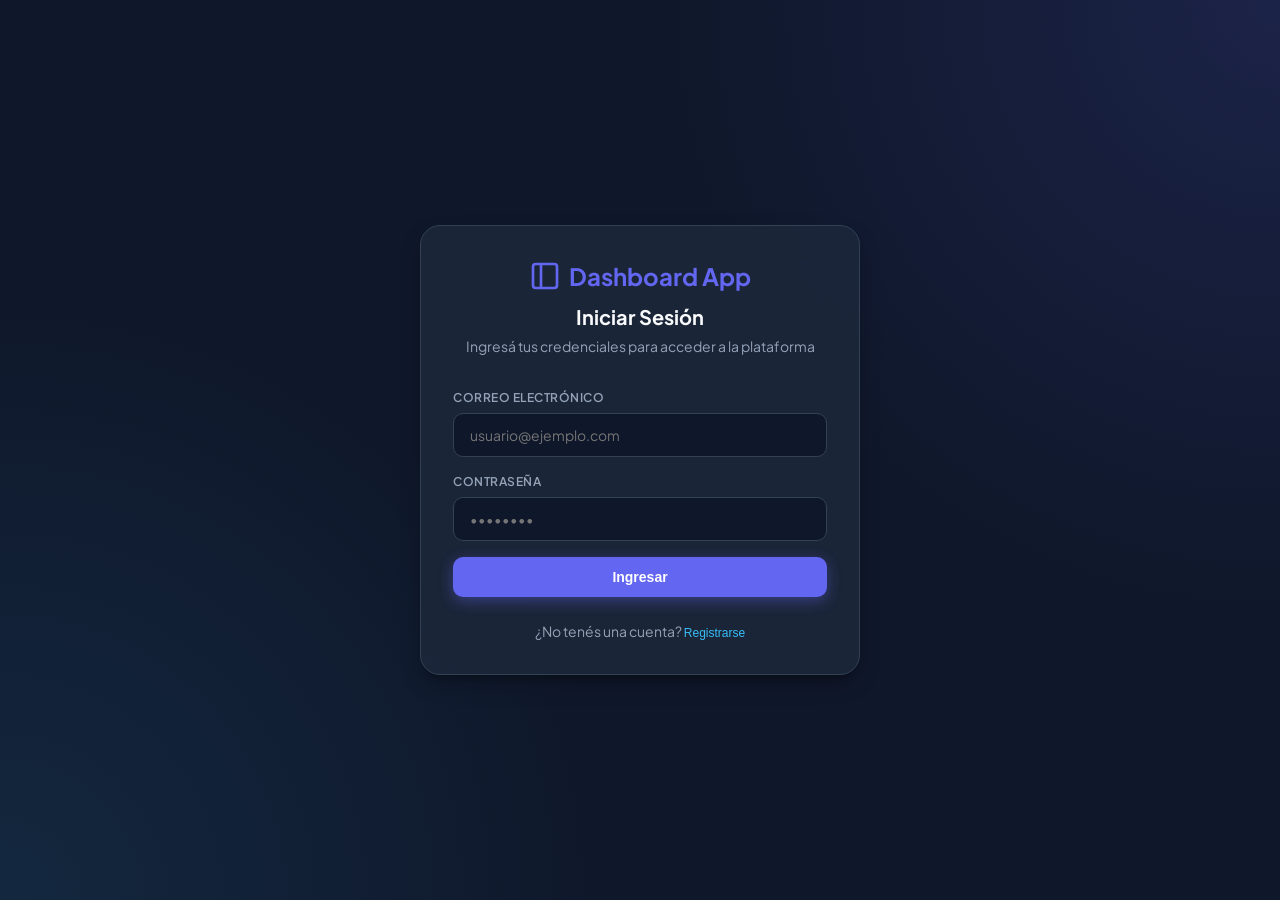
<file: index.html>
<!DOCTYPE html>
<html lang="es">
<head>
  <meta charset="UTF-8">
  <meta name="viewport" content="width=device-width, initial-scale=1.0">
  <title>Dashboard - Registro e Inicio de Sesión</title>
  <meta name="description" content="Módulo de autenticación de usuarios con registro e inicio de sesión seguro.">
  <link rel="stylesheet" href="style.css">
</head>
<body>

  <!-- ==========================================
       SECTION: AUTHENTICATION VIEWS (RF-01)
       ========================================== -->
  <div id="authContainer" class="auth-container">
    
    <!-- View 1: Login Form -->
    <div id="loginView" class="auth-card">
      <div class="auth-header">
        <div class="auth-brand">
          <svg viewBox="0 0 24 24" fill="none" stroke="currentColor" stroke-width="2">
            <rect x="3" y="3" width="18" height="18" rx="2" ry="2"></rect>
            <line x1="9" y1="3" x2="9" y2="21"></line>
          </svg>
          Dashboard App
        </div>
        <h1 class="auth-title">Iniciar Sesión</h1>
        <p class="auth-subtitle">Ingresá tus credenciales para acceder a la plataforma</p>
      </div>

      <div id="loginAlert" class="alert-message hidden"></div>

      <form id="loginForm">
        <div class="form-group">
          <label class="form-label" for="loginEmail">Correo Electrónico</label>
          <input type="email" id="loginEmail" class="form-input" placeholder="usuario@ejemplo.com" required>
        </div>

        <div class="form-group">
          <label class="form-label" for="loginPassword">Contraseña</label>
          <input type="password" id="loginPassword" class="form-input" placeholder="••••••••" required>
        </div>

        <button type="submit" class="btn btn-primary">Ingresar</button>
      </form>

      <div class="auth-footer">
        ¿No tenés una cuenta? <button id="btnGoRegister" class="link-btn">Registrarse</button>
      </div>
    </div>

    <!-- View 2: Register Form -->
    <div id="registerView" class="auth-card hidden">
      <div class="auth-header">
        <div class="auth-brand">
          <svg viewBox="0 0 24 24" fill="none" stroke="currentColor" stroke-width="2">
            <rect x="3" y="3" width="18" height="18" rx="2" ry="2"></rect>
            <line x1="9" y1="3" x2="9" y2="21"></line>
          </svg>
          Dashboard App
        </div>
        <h1 class="auth-title">Crear Cuenta</h1>
        <p class="auth-subtitle">Registrate para comenzar a usar la plataforma</p>
      </div>

      <div id="registerAlert" class="alert-message hidden"></div>

      <form id="registerForm">
        <div class="form-group">
          <label class="form-label" for="regName">Nombre Completo</label>
          <input type="text" id="regName" class="form-input" placeholder="Juan Pérez" required>
        </div>

        <div class="form-group">
          <label class="form-label" for="regEmail">Correo Electrónico</label>
          <input type="email" id="regEmail" class="form-input" placeholder="usuario@ejemplo.com" required>
        </div>

        <div class="form-group">
          <label class="form-label" for="regPassword">Contraseña</label>
          <input type="password" id="regPassword" class="form-input" placeholder="Mínimo 6 caracteres" minlength="6" required>
        </div>

        <button type="submit" class="btn btn-primary">Registrarse</button>
      </form>

      <div class="auth-footer">
        ¿Ya tenés cuenta? <button id="btnGoLogin" class="link-btn">Iniciar Sesión</button>
      </div>
    </div>

  </div>

  <!-- ==========================================
       SECTION: AUTHENTICATED WELCOME VIEW (RF-01)
       ========================================== -->
  <div id="appLayout" class="app-layout hidden">
    
    <!-- Sidebar -->
    <aside class="sidebar">
      <div class="sidebar-header">
        <svg class="sidebar-logo" viewBox="0 0 24 24" fill="none" stroke="currentColor" stroke-width="2">
          <rect x="3" y="3" width="18" height="18" rx="2" ry="2"></rect>
          <line x1="9" y1="3" x2="9" y2="21"></line>
        </svg>
        <span class="sidebar-title">Dashboard</span>
      </div>

      <ul class="nav-list">
        <li class="nav-item active">
          <svg viewBox="0 0 24 24" fill="none" stroke="currentColor" stroke-width="2">
            <path d="M20 21v-2a4 4 0 0 0-4-4H8a4 4 0 0 0-4 4v2"></path>
            <circle cx="12" cy="7" r="4"></circle>
          </svg>
          Mi Perfil
        </li>
      </ul>
    </aside>

    <!-- Main Content -->
    <main class="main-content">
      
      <!-- Header -->
      <header class="header-bar">
        <h1 class="header-title">Panel de Usuario</h1>
        
        <div class="user-profile-menu">
          <div id="userAvatar" class="user-avatar">U</div>
          <span id="userName" class="user-name">Usuario</span>
          <button id="btnLogout" class="btn-logout" title="Cerrar Sesión">
            <svg width="20" height="20" viewBox="0 0 24 24" fill="none" stroke="currentColor" stroke-width="2">
              <path d="M9 21H5a2 2 0 0 1-2-2V5a2 2 0 0 1 2-2h4"></path>
              <polyline points="16 17 21 12 16 7"></polyline>
              <line x1="21" y1="12" x2="9" y2="12"></line>
            </svg>
          </button>
        </div>
      </header>

      <!-- Authenticated Content Area -->
      <div style="padding: var(--spacing-xl); max-width: 720px;">
        <div class="auth-card" style="margin: 0; max-width: 100%; border: 1px solid var(--border-color-subtle);">
          <h2 style="font-size: var(--font-size-xl); margin-bottom: var(--spacing-sm); color: var(--text-primary);">
            ¡Sesión iniciada con éxito!
          </h2>
          <p style="color: var(--text-secondary); margin-bottom: var(--spacing-lg); line-height: 1.6;">
            Autenticación verificada correctamente para el requerimiento <strong>RF-01: Registro e Inicio de Sesión de Usuario</strong>.
          </p>
          
          <div style="background: var(--bg-surface-window); border-radius: var(--radius-md); padding: var(--spacing-md); border: 1px solid var(--border-color-subtle);">
            <div style="margin-bottom: var(--spacing-sm);">
              <span style="color: var(--text-muted); font-size: var(--font-size-sm);">Nombre de usuario:</span>
              <p id="profileNameDisplay" style="color: var(--text-primary); font-weight: 600; margin: 0;"></p>
            </div>
            <div>
              <span style="color: var(--text-muted); font-size: var(--font-size-sm);">Correo registrado:</span>
              <p id="profileEmailDisplay" style="color: var(--text-primary); font-weight: 600; margin: 0;"></p>
            </div>
          </div>
        </div>
      </div>

    </main>

  </div>

  <script src="app.js"></script>
</body>
</html>
</file>
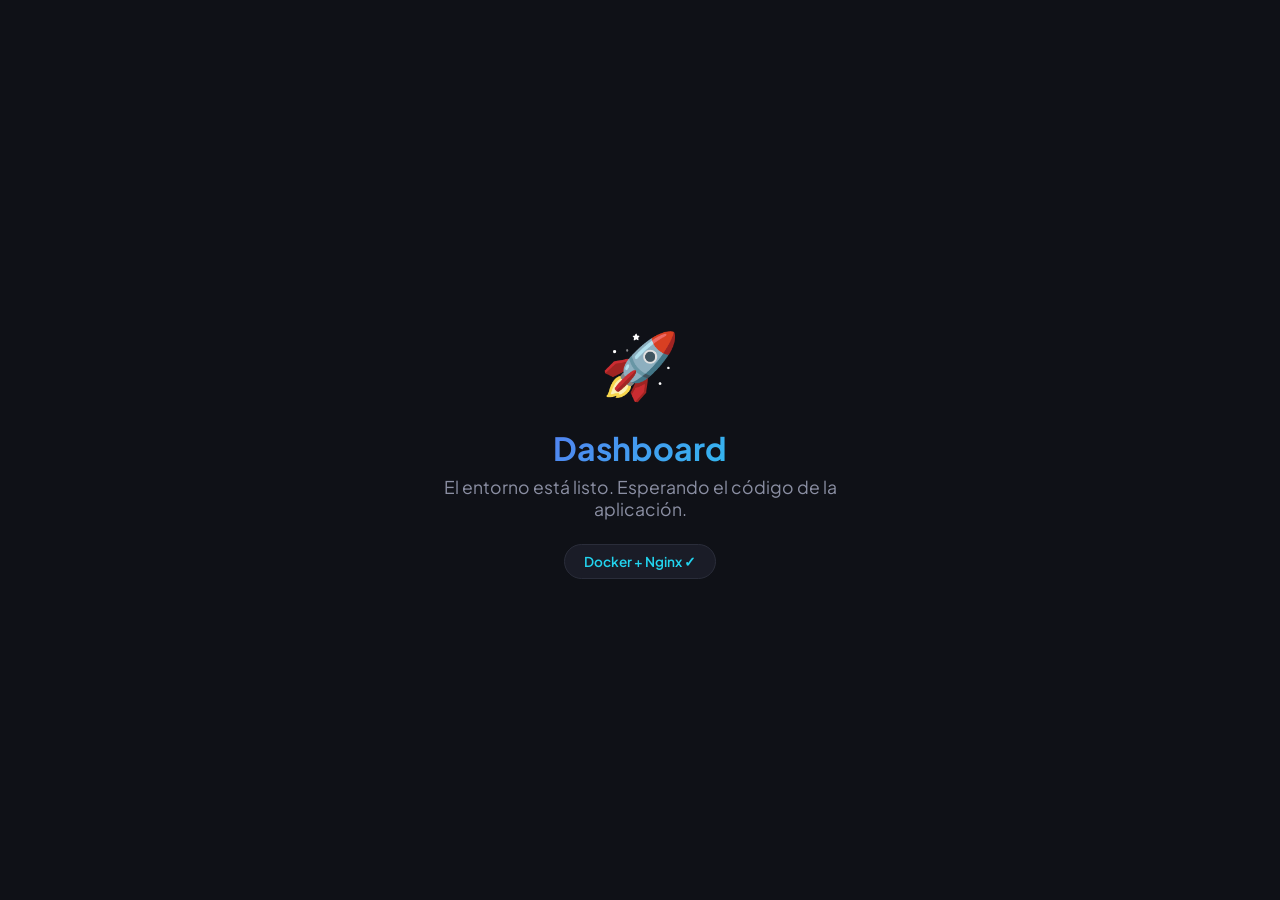
<file: public/index.html>
<!DOCTYPE html>
<html lang="es">
<head>
  <meta charset="UTF-8">
  <meta name="viewport" content="width=device-width, initial-scale=1.0">
  <title>Dashboard — En construcción</title>
  <style>
    @import url('https://fonts.googleapis.com/css2?family=Plus+Jakarta+Sans:wght@400;600;700&display=swap');
    * { margin: 0; padding: 0; box-sizing: border-box; }
    body {
      font-family: 'Plus Jakarta Sans', sans-serif;
      background: #0f1117;
      color: #e1e4eb;
      display: flex;
      align-items: center;
      justify-content: center;
      min-height: 100vh;
    }
    .container {
      text-align: center;
      padding: 2rem;
    }
    .icon {
      font-size: 4rem;
      margin-bottom: 1.5rem;
    }
    h1 {
      font-size: 2rem;
      font-weight: 700;
      margin-bottom: 0.5rem;
      background: linear-gradient(135deg, #6366f1, #22d3ee);
      -webkit-background-clip: text;
      -webkit-text-fill-color: transparent;
    }
    p {
      color: #8b8fa3;
      font-size: 1.1rem;
      max-width: 400px;
    }
    .badge {
      display: inline-block;
      margin-top: 1.5rem;
      padding: 0.5rem 1.2rem;
      border-radius: 999px;
      border: 1px solid #2a2d3a;
      background: #1a1c27;
      color: #22d3ee;
      font-size: 0.85rem;
      font-weight: 600;
    }
  </style>
</head>
<body>
  <div class="container">
    <div class="icon">🚀</div>
    <h1>Dashboard</h1>
    <p>El entorno está listo. Esperando el código de la aplicación.</p>
    <span class="badge">Docker + Nginx ✓</span>
  </div>
</body>
</html>
</file>
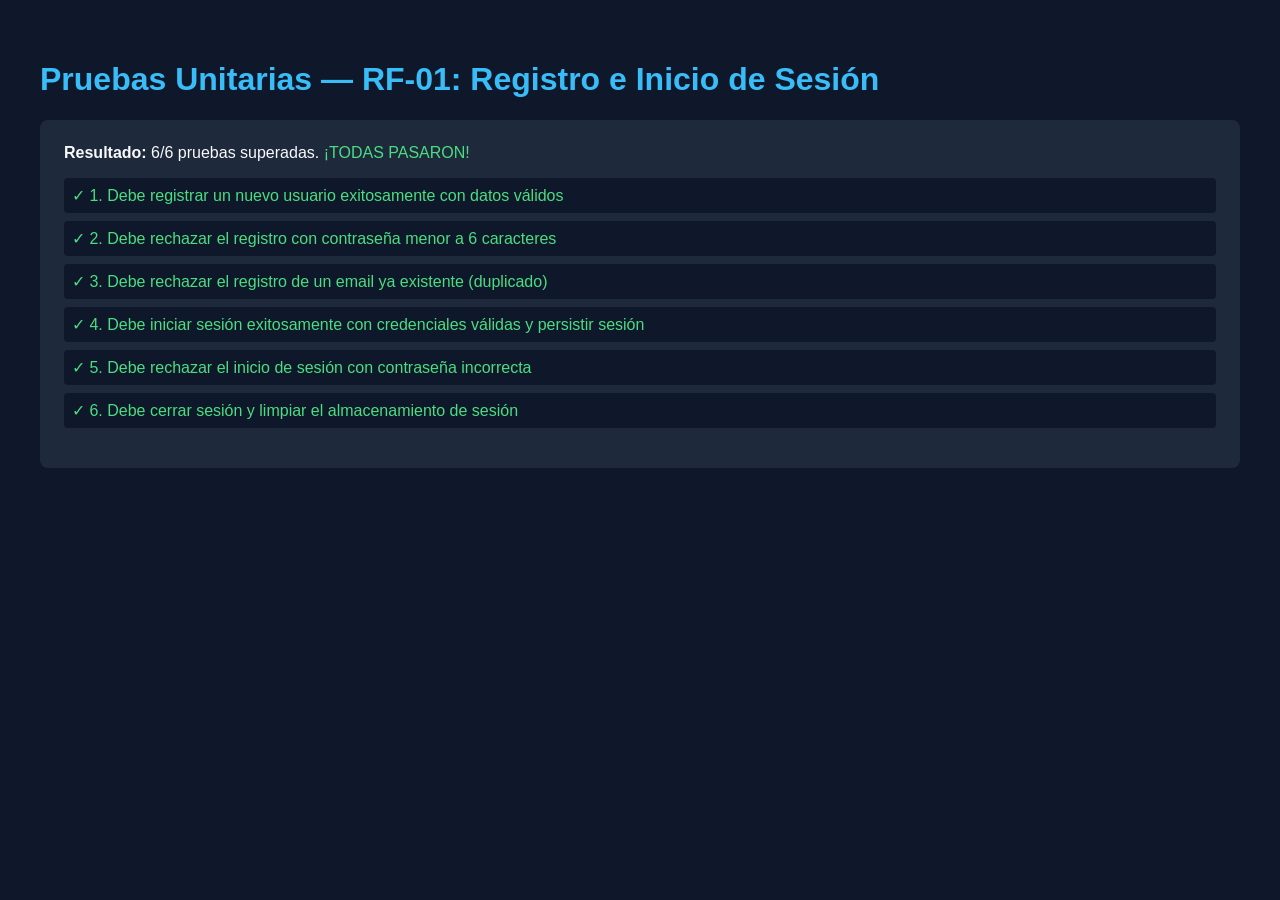
<file: tests/test-runner.html>
<!DOCTYPE html>
<html lang="es">
<head>
  <meta charset="UTF-8">
  <title>Pruebas Unitarias - RF-01</title>
  <style>
    body { font-family: sans-serif; background: #0f172a; color: #f8fafc; padding: 2rem; }
    h1 { color: #38bdf8; }
    .card { background: #1e293b; padding: 1.5rem; border-radius: 8px; margin-top: 1rem; }
    .pass { color: #4ade80; }
    .fail { color: #f87171; }
    ul { list-style: none; padding-left: 0; }
    li { margin: 0.5rem 0; padding: 0.5rem; background: #0f172a; border-radius: 4px; }
  </style>
</head>
<body>
  <h1>Pruebas Unitarias — RF-01: Registro e Inicio de Sesión</h1>
  <div class="card">
    <div id="summary">Ejecutando pruebas...</div>
    <ul id="results"></ul>
  </div>

  <script src="auth.test.js"></script>
  <script>
    const outcome = runTests();
    const summaryEl = document.getElementById('summary');
    const resultsEl = document.getElementById('results');

    summaryEl.innerHTML = `<strong>Resultado:</strong> ${outcome.passed}/${outcome.total} pruebas superadas. ` +
      (outcome.allPassed ? '<span class="pass">¡TODAS PASARON!</span>' : '<span class="fail">HAY FALLOS</span>');

    outcome.results.forEach(r => {
      const li = document.createElement('li');
      li.className = r.passed ? 'pass' : 'fail';
      li.textContent = `${r.passed ? '✓' : '✗'} ${r.description}`;
      resultsEl.appendChild(li);
    });
  </script>
</body>
</html>
</file>
<file: style.css>
/* ==========================================================================
   DESIGN SYSTEM & CSS VARIABLES
   ========================================================================== */
@import url('https://fonts.googleapis.com/css2?family=Plus+Jakarta+Sans:wght@400;500;600;700;800&display=swap');

:root {
  /* Color Palette - Dark Modern Slate */
  --bg-app: #0f172a;
  --bg-surface-window: #1e293b;
  --bg-sidebar: #0f172a;
  --bg-card: #1e293b;
  --bg-card-hover: #334155;
  --bg-input: #0f172a;

  --border-color: #475569;
  --border-color-subtle: #334155;

  --text-primary: #f8fafc;
  --text-secondary: #94a3b8;
  --text-muted: #64748b;

  --accent-primary: #6366f1;
  --accent-primary-hover: #4f46e5;
  --accent-primary-text: #ffffff;
  --accent-blue: #38bdf8;
  --accent-teal: #14b8a6;
  --accent-pink: #ec4899;
  --accent-warning: #f59e0b;
  --accent-danger: #ef4444;

  --dot-red: #ff5f56;
  --dot-yellow: #ffbd2e;
  --dot-green: #27c93f;

  /* Typography */
  --font-family-base: 'Plus Jakarta Sans', -apple-system, BlinkMacSystemFont, sans-serif;
  --font-size-xs: 0.75rem;
  --font-size-sm: 0.875rem;
  --font-size-base: 1rem;
  --font-size-md: 1.125rem;
  --font-size-lg: 1.25rem;
  --font-size-xl: 1.5rem;
  --font-size-2xl: 1.875rem;

  --font-weight-regular: 400;
  --font-weight-medium: 500;
  --font-weight-semibold: 600;
  --font-weight-bold: 700;

  /* Spacing & Radii */
  --spacing-xs: 0.5rem;
  --spacing-sm: 0.75rem;
  --spacing-md: 1rem;
  --spacing-lg: 1.5rem;
  --spacing-xl: 2rem;

  --radius-sm: 6px;
  --radius-md: 10px;
  --radius-lg: 14px;
  --radius-xl: 20px;
  --radius-full: 9999px;

  /* Shadows & Transitions */
  --shadow-card: 0 10px 25px -5px rgba(0, 0, 0, 0.3), 0 8px 10px -6px rgba(0, 0, 0, 0.3);
  --shadow-active-item: 0 4px 14px 0 rgba(99, 102, 241, 0.4);
  --shadow-input-focus: 0 0 0 3px rgba(56, 189, 248, 0.2);

  --transition-fast: 0.2s cubic-bezier(0.4, 0, 0.2, 1);
  --transition-normal: 0.3s cubic-bezier(0.4, 0, 0.2, 1);
}

/* ==========================================================================
   RESET & GLOBAL STYLES
   ========================================================================== */
*, *::before, *::after {
  box-sizing: border-box;
  margin: 0;
  padding: 0;
}

body {
  background-color: var(--bg-app);
  color: var(--text-primary);
  font-family: var(--font-family-base);
  font-size: var(--font-size-base);
  line-height: 1.5;
  min-height: 100vh;
  -webkit-font-smoothing: antialiased;
}

.hidden {
  display: none !important;
}

/* ==========================================================================
   AUTHENTICATION VIEWS (LOGIN / REGISTER / RECOVERY)
   ========================================================================== */
.auth-container {
  min-height: 100vh;
  display: flex;
  align-items: center;
  justify-content: center;
  padding: var(--spacing-lg);
  background: radial-gradient(circle at top right, rgba(99, 102, 241, 0.15), transparent 40%),
              radial-gradient(circle at bottom left, rgba(56, 189, 248, 0.1), transparent 40%);
}

.auth-card {
  width: 100%;
  max-width: 440px;
  background: rgba(30, 41, 59, 0.85);
  backdrop-filter: blur(16px);
  border: 1px solid var(--border-color-subtle);
  border-radius: var(--radius-xl);
  padding: var(--spacing-xl);
  box-shadow: var(--shadow-card);
  animation: fadeIn 0.4s ease-out;
}

@keyframes fadeIn {
  from { opacity: 0; transform: translateY(12px); }
  to { opacity: 1; transform: translateY(0); }
}

.auth-header {
  text-align: center;
  margin-bottom: var(--spacing-xl);
}

.auth-brand {
  display: inline-flex;
  align-items: center;
  gap: var(--spacing-xs);
  font-size: var(--font-size-xl);
  font-weight: var(--font-weight-bold);
  color: var(--accent-primary);
  margin-bottom: var(--spacing-xs);
}

.auth-brand svg {
  width: 32px;
  height: 32px;
}

.auth-title {
  font-size: var(--font-size-lg);
  font-weight: var(--font-weight-bold);
  color: var(--text-primary);
}

.auth-subtitle {
  font-size: var(--font-size-sm);
  color: var(--text-secondary);
  margin-top: 4px;
}

.form-group {
  display: flex;
  flex-direction: column;
  gap: 6px;
  margin-bottom: var(--spacing-md);
}

.form-label {
  font-size: var(--font-size-xs);
  font-weight: var(--font-weight-semibold);
  color: var(--text-secondary);
  text-transform: uppercase;
  letter-spacing: 0.5px;
}

.form-input {
  width: 100%;
  background-color: var(--bg-input);
  border: 1px solid var(--border-color-subtle);
  border-radius: var(--radius-md);
  padding: 12px 16px;
  color: var(--text-primary);
  font-size: var(--font-size-sm);
  font-family: inherit;
  outline: none;
  transition: all var(--transition-fast);
}

.form-input:focus {
  border-color: var(--accent-primary);
  box-shadow: var(--shadow-input-focus);
}

.form-actions {
  display: flex;
  justify-content: space-between;
  align-items: center;
  margin-bottom: var(--spacing-lg);
}

.link-btn {
  background: none;
  border: none;
  color: var(--accent-blue);
  font-size: var(--font-size-xs);
  font-weight: var(--font-weight-medium);
  cursor: pointer;
  text-decoration: none;
  transition: color var(--transition-fast);
}

.link-btn:hover {
  color: var(--accent-primary);
  text-decoration: underline;
}

.btn {
  width: 100%;
  padding: 12px 20px;
  border-radius: var(--radius-md);
  border: none;
  font-size: var(--font-size-sm);
  font-weight: var(--font-weight-semibold);
  cursor: pointer;
  display: inline-flex;
  align-items: center;
  justify-content: center;
  gap: 8px;
  transition: all var(--transition-fast);
}

.btn-primary {
  background-color: var(--accent-primary);
  color: var(--accent-primary-text);
  box-shadow: var(--shadow-active-item);
}

.btn-primary:hover {
  background-color: var(--accent-primary-hover);
  transform: translateY(-1px);
}

.btn-secondary {
  background-color: var(--bg-card-hover);
  color: var(--text-primary);
  border: 1px solid var(--border-color);
}

.btn-secondary:hover {
  background-color: var(--border-color);
}

.auth-footer {
  text-align: center;
  margin-top: var(--spacing-lg);
  font-size: var(--font-size-sm);
  color: var(--text-secondary);
}

.alert-message {
  padding: 10px 14px;
  border-radius: var(--radius-md);
  font-size: var(--font-size-xs);
  margin-bottom: var(--spacing-md);
}

.alert-error {
  background-color: rgba(239, 68, 68, 0.15);
  border: 1px solid rgba(239, 68, 68, 0.4);
  color: #fca5a5;
}

.alert-success {
  background-color: rgba(20, 184, 166, 0.15);
  border: 1px solid rgba(20, 184, 166, 0.4);
  color: #5eead4;
}

/* ==========================================================================
   APP MAIN LAYOUT & SIDEBAR
   ========================================================================== */
.app-layout {
  display: grid;
  grid-template-columns: 260px 1fr;
  min-height: 100vh;
}

.sidebar {
  background-color: var(--bg-sidebar);
  border-right: 1px solid var(--border-color-subtle);
  padding: var(--spacing-xl) var(--spacing-md);
  display: flex;
  flex-direction: column;
  gap: var(--spacing-lg);
}

.sidebar-header {
  display: flex;
  align-items: center;
  gap: 12px;
  padding: 0 8px;
}

.sidebar-logo {
  width: 32px;
  height: 32px;
  color: var(--accent-primary);
}

.sidebar-title {
  font-size: var(--font-size-md);
  font-weight: var(--font-weight-bold);
  color: var(--text-primary);
}

.nav-list {
  list-style: none;
  display: flex;
  flex-direction: column;
  gap: 6px;
}

.nav-item {
  display: flex;
  align-items: center;
  gap: var(--spacing-sm);
  padding: 12px 16px;
  border-radius: var(--radius-md);
  color: var(--text-secondary);
  font-size: var(--font-size-sm);
  font-weight: var(--font-weight-medium);
  text-decoration: none;
  transition: all var(--transition-fast);
  cursor: pointer;
}

.nav-item svg {
  width: 20px;
  height: 20px;
  stroke: currentColor;
  fill: none;
  stroke-width: 2;
  flex-shrink: 0;
}

.nav-item:hover {
  color: var(--text-primary);
  background-color: var(--bg-card);
}

.nav-item.active {
  background-color: var(--accent-primary);
  color: var(--accent-primary-text);
  font-weight: var(--font-weight-bold);
  box-shadow: var(--shadow-active-item);
}

.sidebar-footer {
  margin-top: auto;
  padding-top: var(--spacing-md);
  border-top: 1px solid var(--border-color-subtle);
}

/* ==========================================================================
   MAIN DASHBOARD CONTENT AREA & HEADER
   ========================================================================== */
.main-content {
  padding: var(--spacing-xl);
  display: flex;
  flex-direction: column;
  gap: var(--spacing-xl);
  overflow-x: hidden;
}

.header-bar {
  display: flex;
  justify-content: space-between;
  align-items: center;
  gap: var(--spacing-lg);
}

.header-title {
  font-size: var(--font-size-xl);
  font-weight: var(--font-weight-bold);
}

.user-profile-menu {
  display: flex;
  align-items: center;
  gap: var(--spacing-md);
  background: var(--bg-card);
  padding: 8px 16px;
  border-radius: var(--radius-full);
  border: 1px solid var(--border-color-subtle);
}

.user-avatar {
  width: 32px;
  height: 32px;
  border-radius: 50%;
  background: linear-gradient(135deg, var(--accent-primary), var(--accent-blue));
  display: flex;
  align-items: center;
  justify-content: center;
  font-weight: var(--font-weight-bold);
  color: #fff;
  font-size: var(--font-size-sm);
}

.user-name {
  font-size: var(--font-size-sm);
  font-weight: var(--font-weight-semibold);
}

.btn-logout {
  background: none;
  border: none;
  color: var(--text-muted);
  cursor: pointer;
  padding: 4px;
  display: flex;
  align-items: center;
  transition: color var(--transition-fast);
}

.btn-logout:hover {
  color: var(--accent-danger);
}

/* ==========================================================================
   KANBAN BOARD VIEW
   ========================================================================== */
.kanban-controls {
  display: flex;
  justify-content: space-between;
  align-items: center;
  gap: var(--spacing-md);
}

.kanban-grid {
  display: grid;
  grid-template-columns: repeat(4, 1fr);
  gap: var(--spacing-md);
  align-items: start;
}

@media (max-width: 1024px) {
  .kanban-grid {
    grid-template-columns: repeat(2, 1fr);
  }
}

@media (max-width: 640px) {
  .kanban-grid {
    grid-template-columns: 1fr;
  }
  .app-layout {
    grid-template-columns: 1fr;
  }
  .sidebar {
    display: none;
  }
}

.kanban-column {
  background: var(--bg-surface-window);
  border-radius: var(--radius-lg);
  border: 1px solid var(--border-color-subtle);
  padding: var(--spacing-md);
  display: flex;
  flex-direction: column;
  gap: var(--spacing-md);
  min-height: 500px;
}

.column-header {
  display: flex;
  justify-content: space-between;
  align-items: center;
  padding-bottom: var(--spacing-xs);
  border-bottom: 2px solid var(--border-color-subtle);
}

.column-title {
  display: flex;
  align-items: center;
  gap: 8px;
  font-size: var(--font-size-sm);
  font-weight: var(--font-weight-bold);
  text-transform: uppercase;
  letter-spacing: 0.5px;
}

.column-badge {
  background: var(--bg-input);
  border: 1px solid var(--border-color-subtle);
  color: var(--text-secondary);
  font-size: var(--font-size-xs);
  padding: 2px 8px;
  border-radius: var(--radius-full);
}

.col-todo { border-bottom-color: var(--accent-blue); }
.col-doing { border-bottom-color: var(--accent-warning); }
.col-blocked { border-bottom-color: var(--accent-danger); }
.col-done { border-bottom-color: var(--accent-teal); }

.task-list {
  display: flex;
  flex-direction: column;
  gap: var(--spacing-sm);
  min-height: 400px;
}

.task-card {
  background-color: var(--bg-card);
  border: 1px solid var(--border-color-subtle);
  border-radius: var(--radius-md);
  padding: var(--spacing-md);
  cursor: grab;
  transition: all var(--transition-fast);
  box-shadow: var(--shadow-card);
}

.task-card:hover {
  border-color: var(--border-color);
  transform: translateY(-2px);
}

.task-card:active {
  cursor: grabbing;
}

.task-title {
  font-size: var(--font-size-sm);
  font-weight: var(--font-weight-semibold);
  margin-bottom: 6px;
  color: var(--text-primary);
}

.task-desc {
  font-size: var(--font-size-xs);
  color: var(--text-secondary);
  margin-bottom: var(--spacing-sm);
}

.task-footer {
  display: flex;
  justify-content: space-between;
  align-items: center;
  font-size: var(--font-size-xs);
  color: var(--text-muted);
}

.task-actions {
  display: flex;
  gap: 4px;
}

.icon-action-btn {
  background: none;
  border: none;
  color: var(--text-muted);
  cursor: pointer;
  padding: 2px;
  border-radius: 4px;
  transition: color var(--transition-fast);
}

.icon-action-btn:hover {
  color: var(--text-primary);
}

/* ==========================================================================
   MODAL DIALOGS
   ========================================================================== */
.modal-overlay {
  position: fixed;
  top: 0;
  left: 0;
  width: 100vw;
  height: 100vh;
  background: rgba(15, 23, 42, 0.75);
  backdrop-filter: blur(6px);
  display: flex;
  align-items: center;
  justify-content: center;
  z-index: 1000;
}

.modal-content {
  background: var(--bg-surface-window);
  border: 1px solid var(--border-color-subtle);
  border-radius: var(--radius-xl);
  padding: var(--spacing-xl);
  width: 100%;
  max-width: 480px;
  box-shadow: var(--shadow-card);
}

.modal-header {
  display: flex;
  justify-content: space-between;
  align-items: center;
  margin-bottom: var(--spacing-lg);
}

.modal-title {
  font-size: var(--font-size-md);
  font-weight: var(--font-weight-bold);
}

.close-btn {
  background: none;
  border: none;
  color: var(--text-muted);
  font-size: 1.5rem;
  cursor: pointer;
}
</file>
